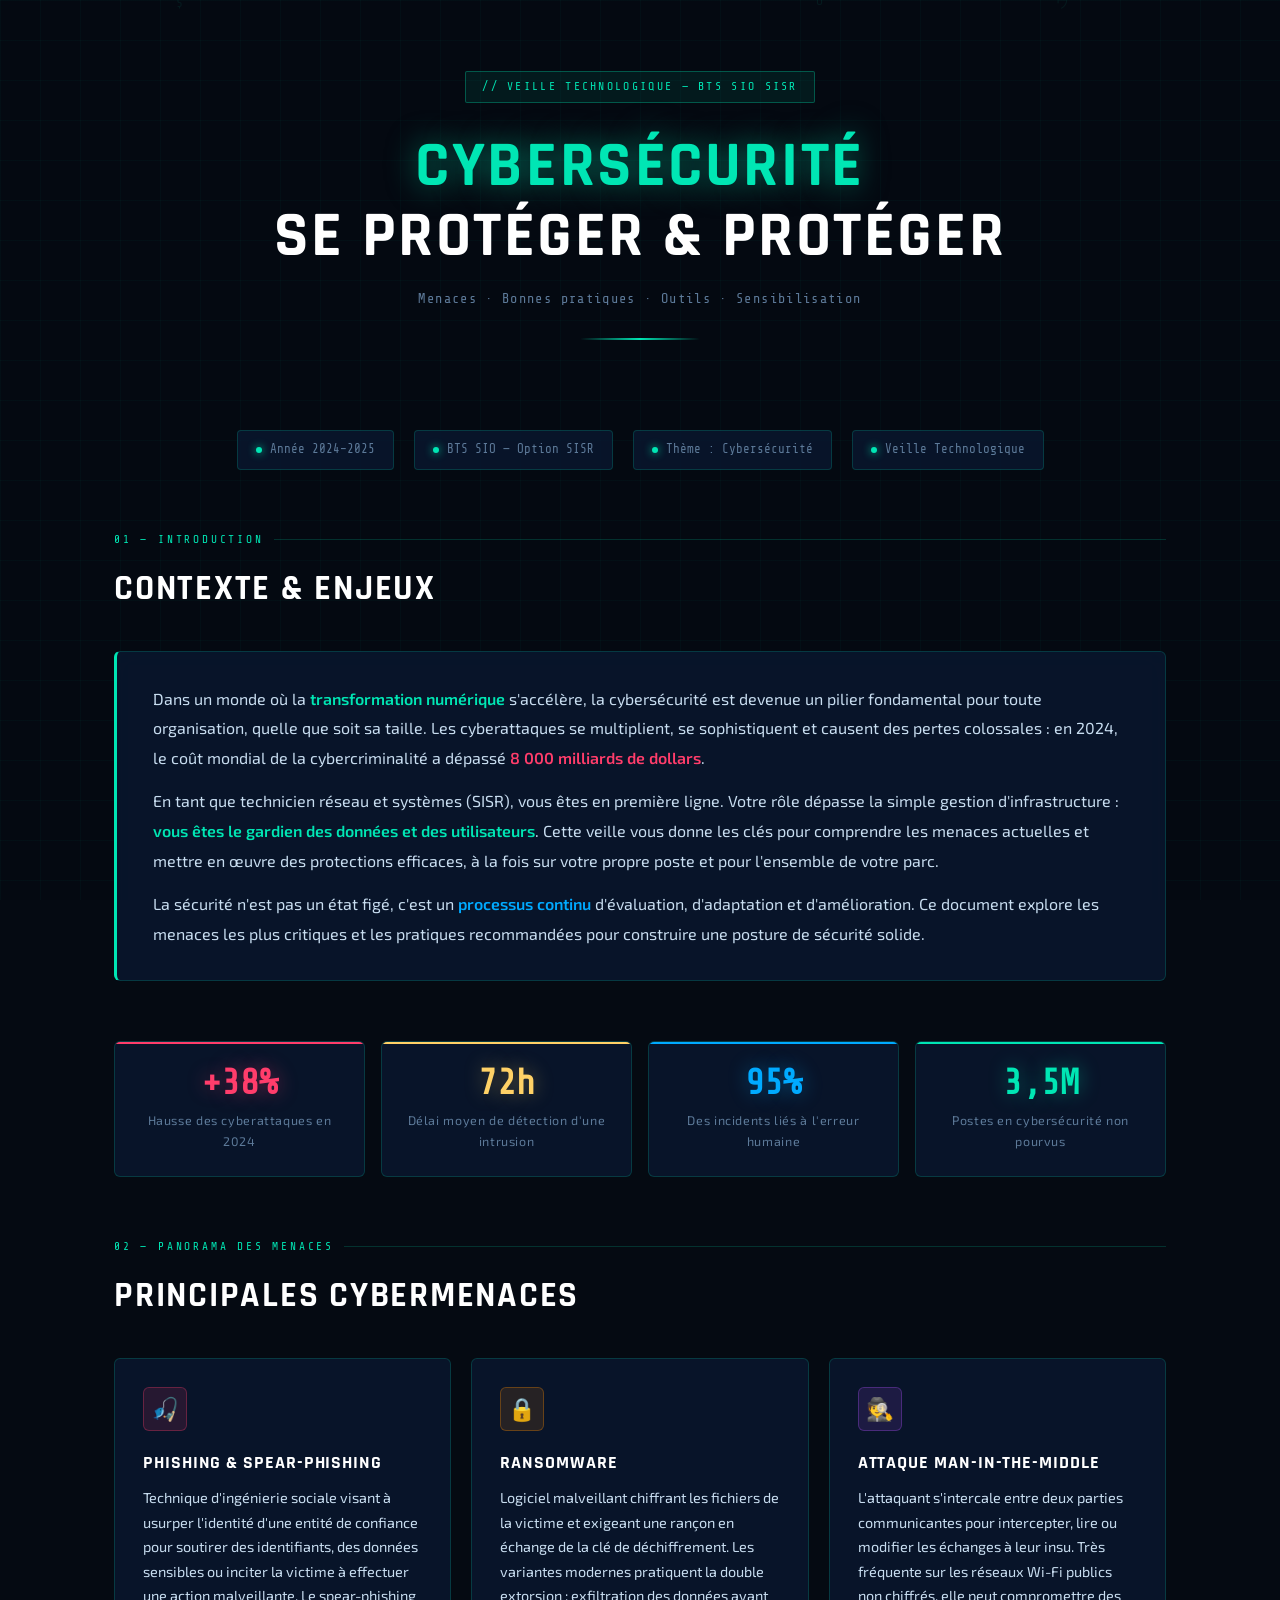
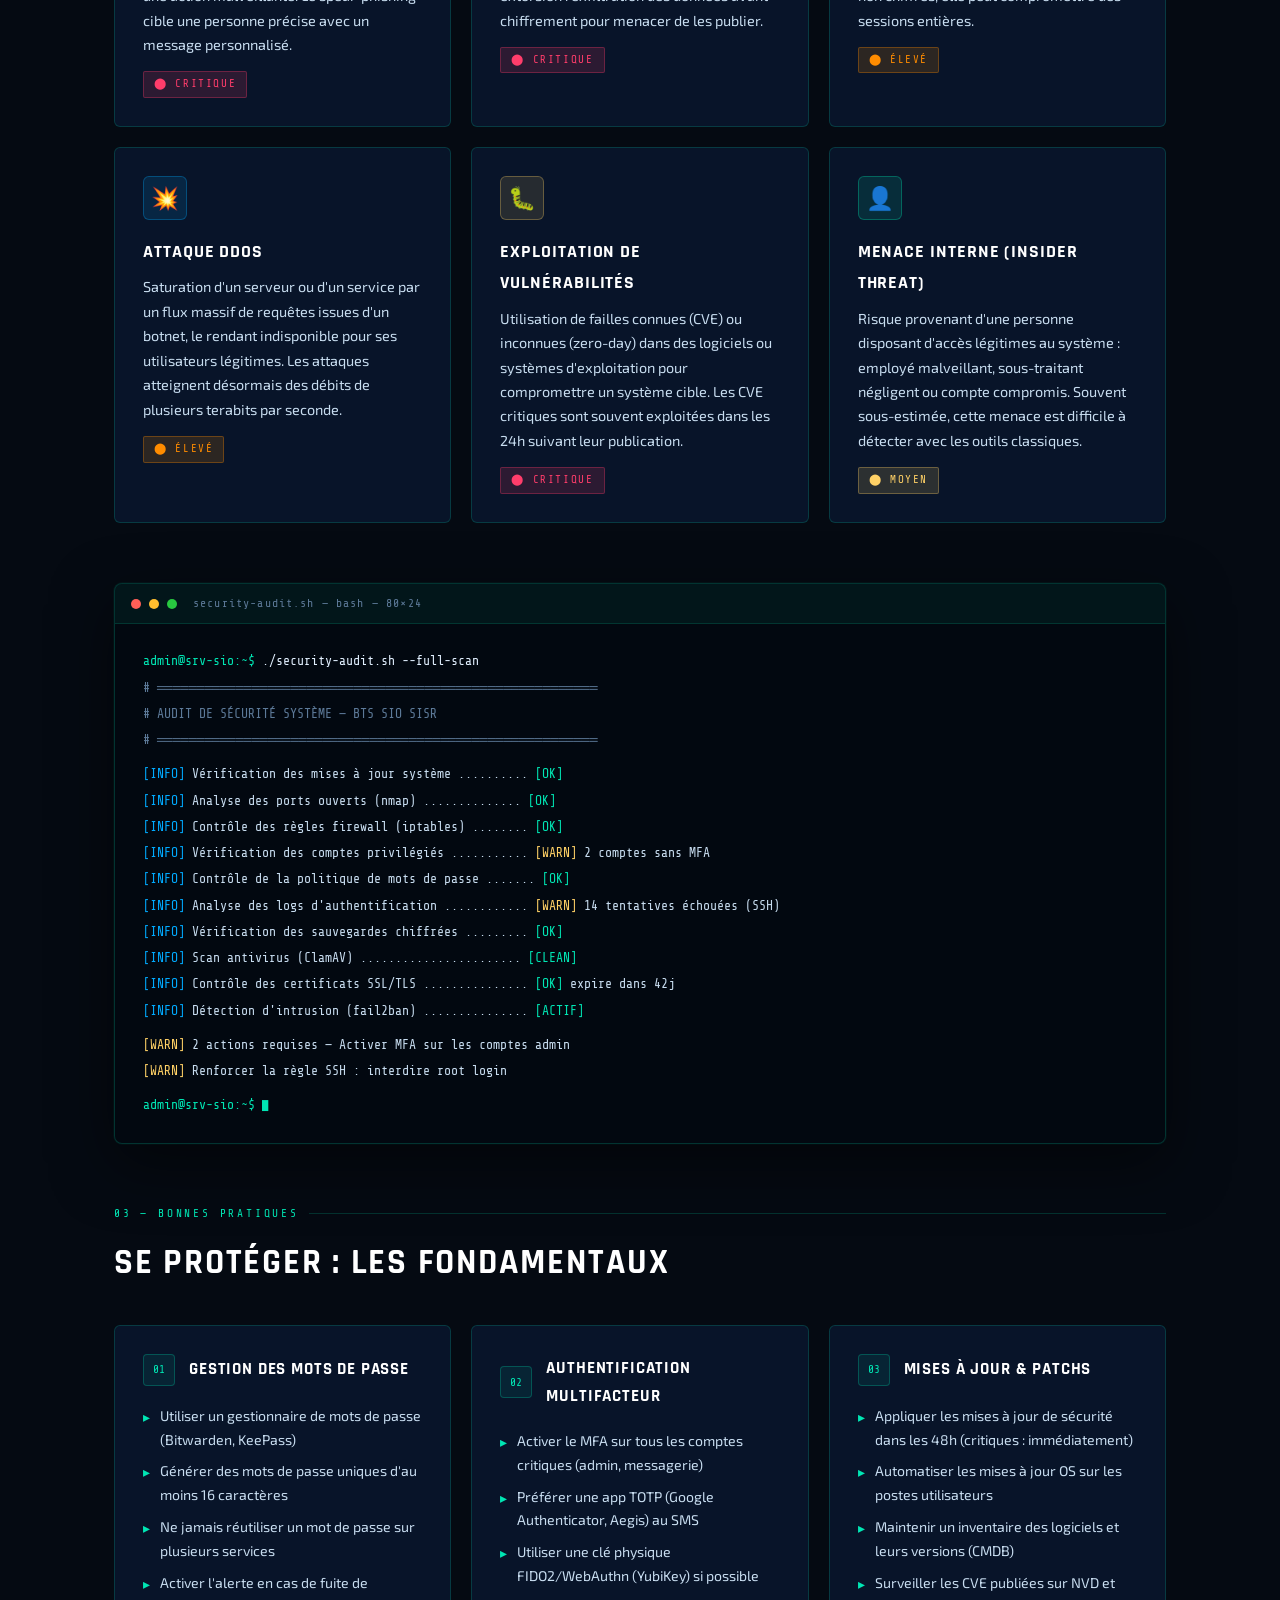
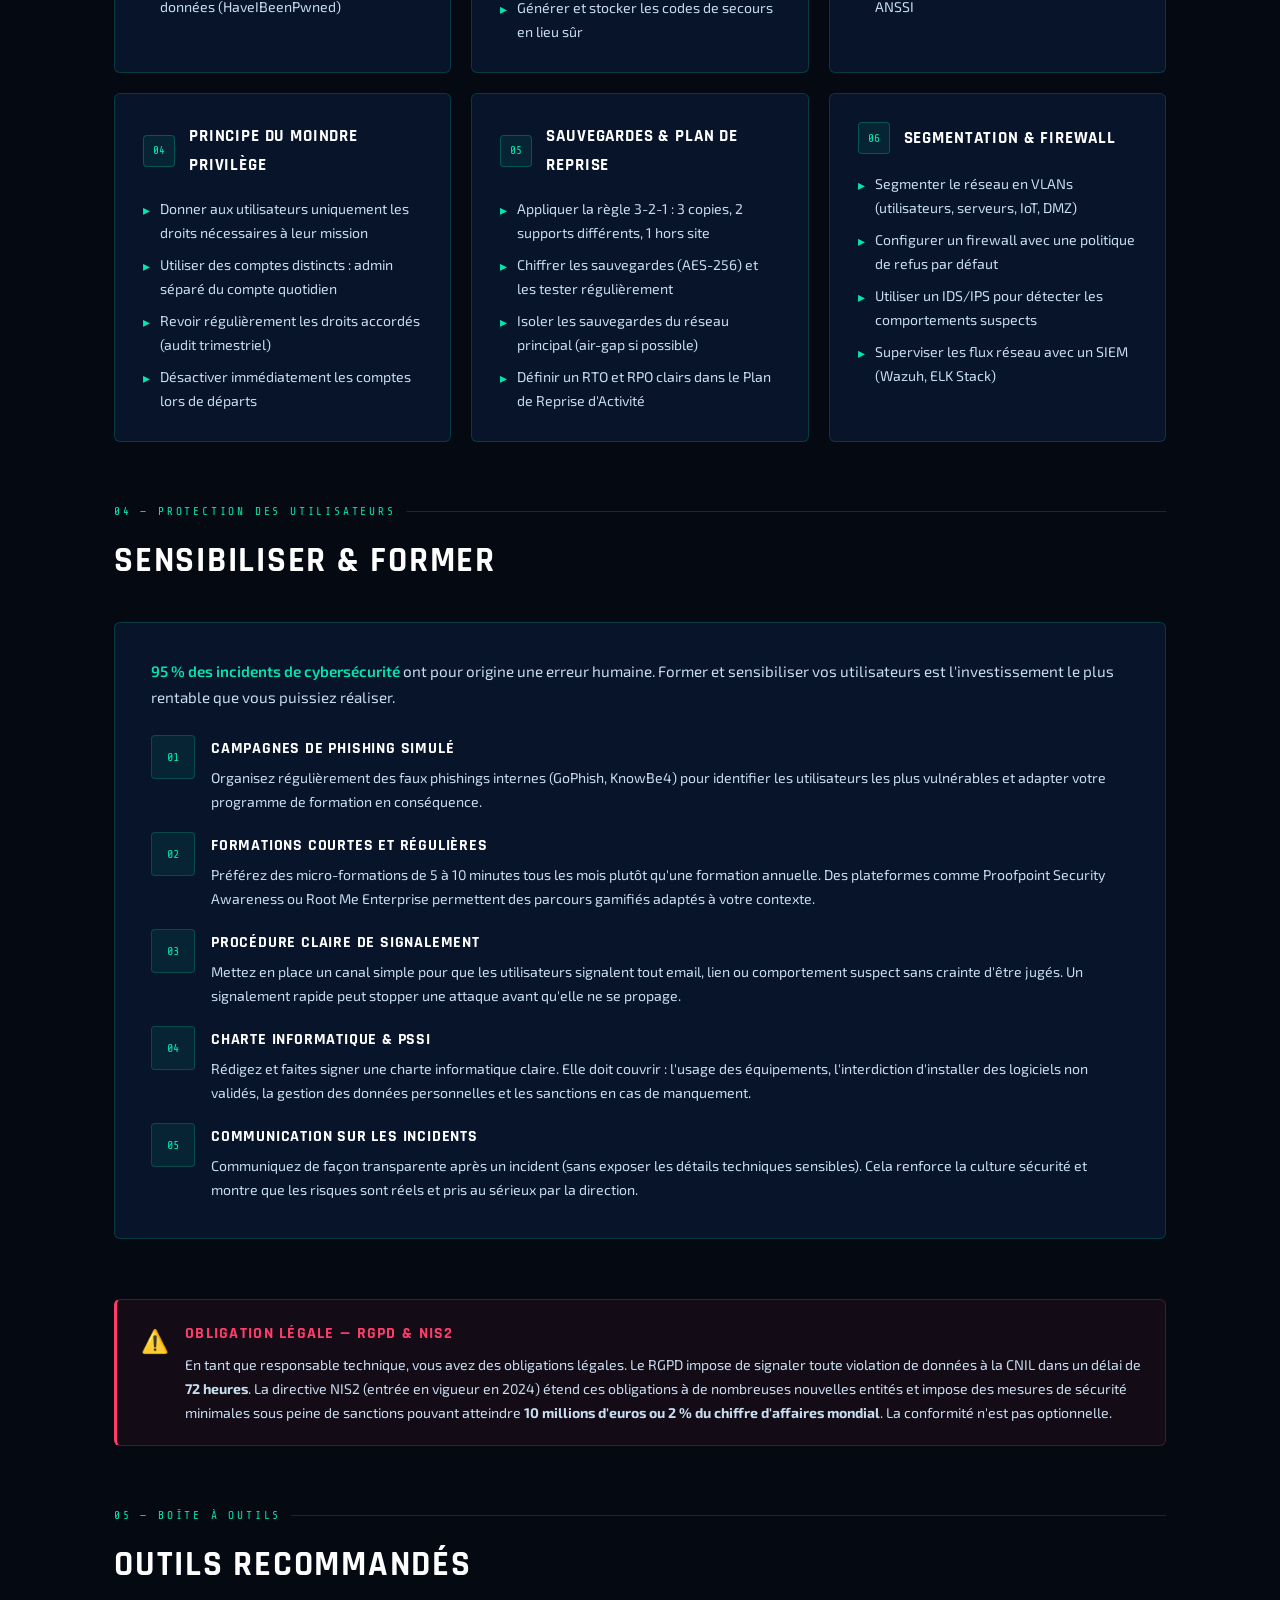
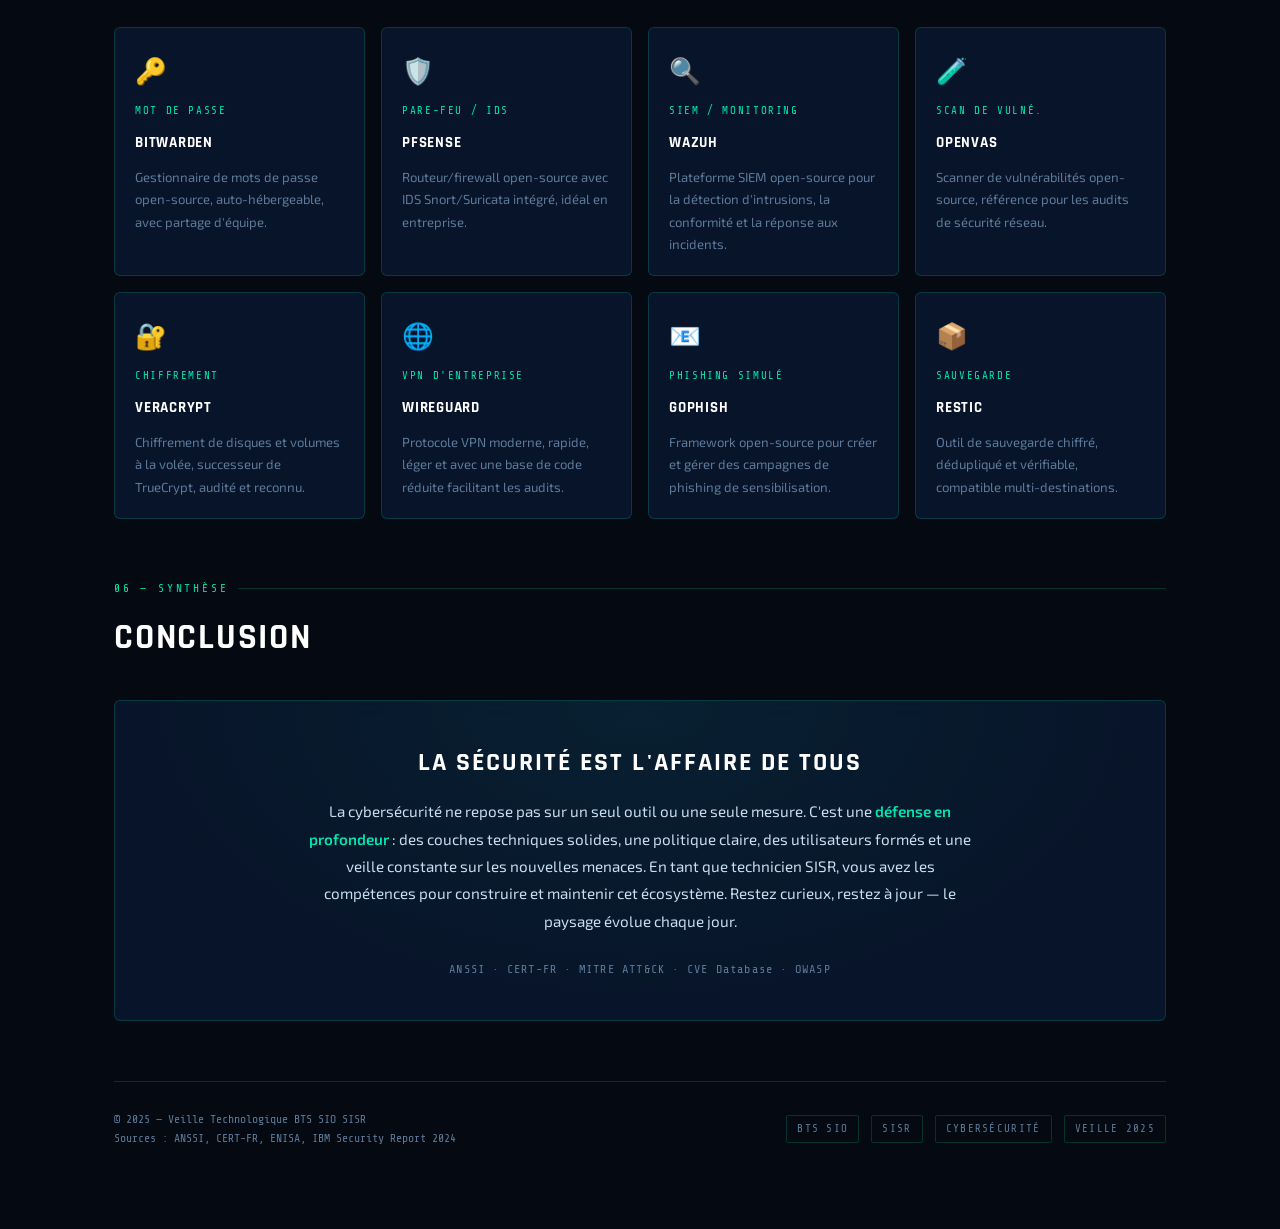
<file: veille_cybersecurite_bts_sio.html>
<!DOCTYPE html>
<html lang="fr">
<head>
  <meta charset="UTF-8" />
  <meta name="viewport" content="width=device-width, initial-scale=1.0"/>
  <title>Veille Technologique – Cybersécurité | BTS SIO SISR</title>
  <link href="https://fonts.googleapis.com/css2?family=Share+Tech+Mono&family=Rajdhani:wght@400;500;600;700&family=Exo+2:wght@300;400;600;800&display=swap" rel="stylesheet"/>
  <style>
    :root {
      --bg:        #050a12;
      --bg2:       #090f1c;
      --panel:     rgba(10, 25, 50, 0.75);
      --border:    rgba(0, 230, 180, 0.18);
      --green:     #00e6b4;
      --green2:    #00ffcc;
      --blue:      #00aaff;
      --red:       #ff3d6b;
      --yellow:    #ffd166;
      --text:      #c8ddf0;
      --muted:     #5d7a99;
      --mono:      'Share Tech Mono', monospace;
      --head:      'Rajdhani', sans-serif;
      --body:      'Exo 2', sans-serif;
    }

    *, *::before, *::after { box-sizing: border-box; margin: 0; padding: 0; }

    html { scroll-behavior: smooth; }

    body {
      background: var(--bg);
      color: var(--text);
      font-family: var(--body);
      font-weight: 400;
      line-height: 1.7;
      overflow-x: hidden;
    }

    /* ── CANVAS MATRIX ── */
    #matrix-canvas {
      position: fixed;
      top: 0; left: 0;
      width: 100%; height: 100%;
      z-index: 0;
      opacity: 0.07;
      pointer-events: none;
    }

    /* ── GRID BACKGROUND ── */
    body::before {
      content: '';
      position: fixed;
      inset: 0;
      background-image:
        linear-gradient(rgba(0,230,180,0.03) 1px, transparent 1px),
        linear-gradient(90deg, rgba(0,230,180,0.03) 1px, transparent 1px);
      background-size: 40px 40px;
      z-index: 0;
      pointer-events: none;
    }

    /* ── WRAPPER ── */
    .wrapper {
      position: relative;
      z-index: 1;
      max-width: 1100px;
      margin: 0 auto;
      padding: 0 24px 80px;
    }

    /* ── HEADER ── */
    header {
      position: relative;
      padding: 70px 0 50px;
      text-align: center;
      overflow: hidden;
    }

    .header-badge {
      display: inline-block;
      font-family: var(--mono);
      font-size: 0.72rem;
      letter-spacing: 0.2em;
      color: var(--green);
      background: rgba(0,230,180,0.08);
      border: 1px solid rgba(0,230,180,0.3);
      padding: 5px 16px;
      border-radius: 2px;
      margin-bottom: 28px;
      animation: fadeIn 0.6s ease both;
    }

    .header-title {
      font-family: var(--head);
      font-size: clamp(2.2rem, 6vw, 4rem);
      font-weight: 700;
      line-height: 1.1;
      letter-spacing: 0.04em;
      color: #fff;
      text-transform: uppercase;
      animation: slideUp 0.7s ease both 0.1s;
    }

    .header-title span {
      color: var(--green);
      text-shadow: 0 0 30px rgba(0,230,180,0.5);
    }

    .header-sub {
      font-family: var(--mono);
      font-size: 0.85rem;
      color: var(--muted);
      margin-top: 16px;
      letter-spacing: 0.1em;
      animation: fadeIn 0.8s ease both 0.3s;
    }

    .header-line {
      width: 120px;
      height: 2px;
      background: linear-gradient(90deg, transparent, var(--green), transparent);
      margin: 28px auto 0;
      animation: expand 1s ease both 0.4s;
    }

    /* ── META BAR ── */
    .meta-bar {
      display: flex;
      gap: 20px;
      flex-wrap: wrap;
      justify-content: center;
      margin: 40px 0 60px;
      animation: fadeIn 1s ease both 0.5s;
    }

    .meta-item {
      display: flex;
      align-items: center;
      gap: 8px;
      background: var(--panel);
      border: 1px solid var(--border);
      border-radius: 4px;
      padding: 8px 18px;
      font-family: var(--mono);
      font-size: 0.78rem;
      color: var(--muted);
      backdrop-filter: blur(8px);
    }

    .meta-item .dot {
      width: 6px; height: 6px;
      background: var(--green);
      border-radius: 50%;
      box-shadow: 0 0 8px var(--green);
      animation: pulse 2s infinite;
    }

    /* ── SECTION LABEL ── */
    .section-label {
      font-family: var(--mono);
      font-size: 0.7rem;
      letter-spacing: 0.25em;
      color: var(--green);
      text-transform: uppercase;
      margin-bottom: 10px;
      display: flex;
      align-items: center;
      gap: 10px;
    }

    .section-label::after {
      content: '';
      flex: 1;
      height: 1px;
      background: var(--border);
    }

    /* ── SECTION TITLE ── */
    .section-title {
      font-family: var(--head);
      font-size: clamp(1.5rem, 3vw, 2.2rem);
      font-weight: 700;
      color: #fff;
      letter-spacing: 0.05em;
      text-transform: uppercase;
      margin-bottom: 32px;
    }

    /* ── INTRO PANEL ── */
    .intro-panel {
      background: var(--panel);
      border: 1px solid var(--border);
      border-left: 3px solid var(--green);
      border-radius: 6px;
      padding: 32px 36px;
      backdrop-filter: blur(12px);
      margin-bottom: 60px;
      animation: slideUp 0.8s ease both 0.2s;
    }

    .intro-panel p {
      font-size: 1rem;
      line-height: 1.85;
      color: var(--text);
    }

    .intro-panel p + p { margin-top: 14px; }

    .highlight { color: var(--green); font-weight: 600; }
    .hl-red    { color: var(--red);   font-weight: 600; }
    .hl-blue   { color: var(--blue);  font-weight: 600; }
    .hl-yellow { color: var(--yellow);font-weight: 600; }

    /* ── STATS ROW ── */
    .stats-row {
      display: grid;
      grid-template-columns: repeat(auto-fit, minmax(180px, 1fr));
      gap: 16px;
      margin-bottom: 60px;
    }

    .stat-card {
      background: var(--panel);
      border: 1px solid var(--border);
      border-radius: 6px;
      padding: 24px 20px;
      text-align: center;
      backdrop-filter: blur(8px);
      transition: border-color 0.3s, transform 0.3s;
      position: relative;
      overflow: hidden;
    }

    .stat-card::before {
      content: '';
      position: absolute;
      top: 0; left: 0; right: 0;
      height: 2px;
    }

    .stat-card.g::before { background: var(--green); }
    .stat-card.r::before { background: var(--red); }
    .stat-card.b::before { background: var(--blue); }
    .stat-card.y::before { background: var(--yellow); }

    .stat-card:hover { transform: translateY(-4px); border-color: var(--green); }

    .stat-number {
      font-family: var(--mono);
      font-size: 2.2rem;
      font-weight: 700;
      line-height: 1;
      margin-bottom: 8px;
    }

    .stat-card.g .stat-number { color: var(--green); text-shadow: 0 0 20px rgba(0,230,180,0.4); }
    .stat-card.r .stat-number { color: var(--red);   text-shadow: 0 0 20px rgba(255,61,107,0.4); }
    .stat-card.b .stat-number { color: var(--blue);  text-shadow: 0 0 20px rgba(0,170,255,0.4); }
    .stat-card.y .stat-number { color: var(--yellow);text-shadow: 0 0 20px rgba(255,209,102,0.4); }

    .stat-label { font-size: 0.78rem; color: var(--muted); letter-spacing: 0.05em; }

    /* ── THREAT CARDS ── */
    .threat-grid {
      display: grid;
      grid-template-columns: repeat(auto-fit, minmax(300px, 1fr));
      gap: 20px;
      margin-bottom: 60px;
    }

    .threat-card {
      background: var(--panel);
      border: 1px solid var(--border);
      border-radius: 6px;
      padding: 28px;
      backdrop-filter: blur(10px);
      transition: border-color 0.3s, box-shadow 0.3s, transform 0.3s;
      position: relative;
      overflow: hidden;
    }

    .threat-card:hover {
      border-color: rgba(0,230,180,0.4);
      box-shadow: 0 8px 40px rgba(0,230,180,0.08);
      transform: translateY(-3px);
    }

    .threat-icon {
      width: 44px; height: 44px;
      border-radius: 6px;
      display: flex; align-items: center; justify-content: center;
      font-size: 1.4rem;
      margin-bottom: 16px;
    }

    .threat-icon.red    { background: rgba(255,61,107,0.12);  border: 1px solid rgba(255,61,107,0.3); }
    .threat-icon.orange { background: rgba(255,140,0,0.12);   border: 1px solid rgba(255,140,0,0.3); }
    .threat-icon.blue   { background: rgba(0,170,255,0.12);   border: 1px solid rgba(0,170,255,0.3); }
    .threat-icon.yellow { background: rgba(255,209,102,0.12); border: 1px solid rgba(255,209,102,0.3); }
    .threat-icon.purple { background: rgba(180,80,255,0.12);  border: 1px solid rgba(180,80,255,0.3); }
    .threat-icon.green  { background: rgba(0,230,180,0.12);   border: 1px solid rgba(0,230,180,0.3); }

    .threat-name {
      font-family: var(--head);
      font-size: 1.15rem;
      font-weight: 700;
      color: #fff;
      letter-spacing: 0.05em;
      text-transform: uppercase;
      margin-bottom: 8px;
    }

    .threat-desc {
      font-size: 0.9rem;
      color: var(--text);
      line-height: 1.7;
    }

    .threat-level {
      display: inline-flex;
      align-items: center;
      gap: 5px;
      font-family: var(--mono);
      font-size: 0.68rem;
      letter-spacing: 0.15em;
      padding: 3px 10px;
      border-radius: 2px;
      margin-top: 14px;
    }

    .threat-level.critique { background: rgba(255,61,107,0.15);  color: var(--red);    border: 1px solid rgba(255,61,107,0.3); }
    .threat-level.eleve    { background: rgba(255,140,0,0.15);   color: #ff8c00;        border: 1px solid rgba(255,140,0,0.3); }
    .threat-level.moyen    { background: rgba(255,209,102,0.15); color: var(--yellow);  border: 1px solid rgba(255,209,102,0.3); }

    /* ── BEST PRACTICES ── */
    .practices-grid {
      display: grid;
      grid-template-columns: repeat(auto-fit, minmax(320px, 1fr));
      gap: 20px;
      margin-bottom: 60px;
    }

    .practice-card {
      background: var(--panel);
      border: 1px solid var(--border);
      border-radius: 6px;
      padding: 28px;
      backdrop-filter: blur(10px);
      transition: border-color 0.3s, transform 0.3s;
    }

    .practice-card:hover { border-color: rgba(0,230,180,0.35); transform: translateY(-3px); }

    .practice-header {
      display: flex;
      align-items: center;
      gap: 14px;
      margin-bottom: 18px;
    }

    .practice-num {
      font-family: var(--mono);
      font-size: 0.7rem;
      color: var(--green);
      background: rgba(0,230,180,0.08);
      border: 1px solid rgba(0,230,180,0.25);
      width: 32px; height: 32px;
      border-radius: 4px;
      display: flex; align-items: center; justify-content: center;
      flex-shrink: 0;
    }

    .practice-title {
      font-family: var(--head);
      font-size: 1.05rem;
      font-weight: 700;
      color: #fff;
      text-transform: uppercase;
      letter-spacing: 0.05em;
    }

    .practice-list {
      list-style: none;
      display: flex;
      flex-direction: column;
      gap: 8px;
    }

    .practice-list li {
      font-size: 0.88rem;
      color: var(--text);
      display: flex;
      gap: 10px;
      align-items: flex-start;
    }

    .practice-list li::before {
      content: '▸';
      color: var(--green);
      flex-shrink: 0;
      margin-top: 1px;
    }

    /* ── TERMINAL BLOCK ── */
    .terminal {
      background: #020810;
      border: 1px solid rgba(0,230,180,0.2);
      border-radius: 8px;
      margin-bottom: 60px;
      overflow: hidden;
      box-shadow: 0 20px 60px rgba(0,0,0,0.5), 0 0 0 1px rgba(0,230,180,0.05);
    }

    .terminal-bar {
      background: rgba(0,230,180,0.06);
      border-bottom: 1px solid rgba(0,230,180,0.15);
      padding: 10px 16px;
      display: flex;
      align-items: center;
      gap: 8px;
    }

    .t-dot { width: 10px; height: 10px; border-radius: 50%; }
    .t-dot.r { background: #ff5f57; }
    .t-dot.y { background: #ffbd2e; }
    .t-dot.g { background: #28c840; }

    .terminal-title {
      font-family: var(--mono);
      font-size: 0.72rem;
      color: var(--muted);
      margin-left: 8px;
      letter-spacing: 0.1em;
    }

    .terminal-body {
      padding: 24px 28px;
      font-family: var(--mono);
      font-size: 0.82rem;
      line-height: 2;
    }

    .t-prompt { color: var(--green); }
    .t-cmd    { color: #e2f0ff; }
    .t-comment{ color: var(--muted); }
    .t-ok     { color: var(--green); }
    .t-warn   { color: var(--yellow);}
    .t-err    { color: var(--red);   }
    .t-info   { color: var(--blue);  }
    .t-blank  { display: block; height: 8px; }

    /* ── TOOLS SECTION ── */
    .tools-grid {
      display: grid;
      grid-template-columns: repeat(auto-fit, minmax(200px, 1fr));
      gap: 16px;
      margin-bottom: 60px;
    }

    .tool-card {
      background: var(--panel);
      border: 1px solid var(--border);
      border-radius: 6px;
      padding: 20px;
      display: flex;
      flex-direction: column;
      gap: 10px;
      backdrop-filter: blur(8px);
      transition: border-color 0.3s, transform 0.3s;
    }

    .tool-card:hover { border-color: rgba(0,230,180,0.4); transform: translateY(-3px); }

    .tool-emoji { font-size: 1.6rem; }

    .tool-name {
      font-family: var(--head);
      font-weight: 700;
      font-size: 0.95rem;
      color: #fff;
      text-transform: uppercase;
      letter-spacing: 0.05em;
    }

    .tool-cat {
      font-family: var(--mono);
      font-size: 0.68rem;
      color: var(--green);
      letter-spacing: 0.15em;
    }

    .tool-desc { font-size: 0.82rem; color: var(--muted); }

    /* ── AWARENESS SECTION ── */
    .awareness-block {
      background: var(--panel);
      border: 1px solid var(--border);
      border-radius: 6px;
      padding: 36px;
      backdrop-filter: blur(10px);
      margin-bottom: 60px;
    }

    .steps-list {
      display: flex;
      flex-direction: column;
      gap: 18px;
      margin-top: 24px;
    }

    .step-item {
      display: grid;
      grid-template-columns: 44px 1fr;
      gap: 16px;
      align-items: start;
    }

    .step-num {
      font-family: var(--mono);
      font-size: 0.75rem;
      background: rgba(0,230,180,0.08);
      border: 1px solid rgba(0,230,180,0.2);
      color: var(--green);
      width: 44px; height: 44px;
      display: flex; align-items: center; justify-content: center;
      border-radius: 4px;
      flex-shrink: 0;
    }

    .step-content h4 {
      font-family: var(--head);
      font-weight: 700;
      font-size: 1rem;
      color: #fff;
      letter-spacing: 0.05em;
      text-transform: uppercase;
      margin-bottom: 4px;
    }

    .step-content p { font-size: 0.88rem; color: var(--text); }

    /* ── ALERT BOX ── */
    .alert-box {
      background: rgba(255,61,107,0.06);
      border: 1px solid rgba(255,61,107,0.25);
      border-left: 3px solid var(--red);
      border-radius: 6px;
      padding: 20px 24px;
      margin-bottom: 60px;
      display: flex;
      gap: 16px;
      align-items: flex-start;
    }

    .alert-icon { font-size: 1.4rem; flex-shrink: 0; margin-top: 2px; }

    .alert-box h4 {
      font-family: var(--head);
      font-weight: 700;
      color: var(--red);
      text-transform: uppercase;
      letter-spacing: 0.08em;
      margin-bottom: 6px;
    }

    .alert-box p { font-size: 0.88rem; color: var(--text); }

    /* ── CONCLUSION ── */
    .conclusion {
      background: var(--panel);
      border: 1px solid var(--border);
      border-radius: 6px;
      padding: 40px;
      text-align: center;
      backdrop-filter: blur(12px);
      position: relative;
      overflow: hidden;
      margin-bottom: 60px;
    }

    .conclusion::before {
      content: '';
      position: absolute;
      inset: 0;
      background: radial-gradient(ellipse at 50% 0%, rgba(0,230,180,0.06) 0%, transparent 70%);
    }

    .conclusion h3 {
      font-family: var(--head);
      font-size: 1.6rem;
      font-weight: 700;
      color: #fff;
      text-transform: uppercase;
      letter-spacing: 0.08em;
      margin-bottom: 14px;
      position: relative;
    }

    .conclusion p {
      font-size: 0.95rem;
      color: var(--text);
      max-width: 680px;
      margin: 0 auto;
      line-height: 1.8;
      position: relative;
    }

    /* ── FOOTER ── */
    footer {
      border-top: 1px solid var(--border);
      padding-top: 28px;
      display: flex;
      flex-wrap: wrap;
      justify-content: space-between;
      align-items: center;
      gap: 14px;
    }

    .footer-left {
      font-family: var(--mono);
      font-size: 0.72rem;
      color: var(--muted);
    }

    .footer-right {
      display: flex;
      gap: 12px;
      flex-wrap: wrap;
    }

    .tag {
      font-family: var(--mono);
      font-size: 0.68rem;
      letter-spacing: 0.12em;
      padding: 4px 10px;
      border: 1px solid var(--border);
      border-radius: 2px;
      color: var(--muted);
    }

    /* ── ANIMATIONS ── */
    @keyframes fadeIn  { from { opacity: 0 } to { opacity: 1 } }
    @keyframes slideUp { from { opacity: 0; transform: translateY(20px) } to { opacity: 1; transform: translateY(0) } }
    @keyframes expand  { from { width: 0 } to { width: 120px } }
    @keyframes pulse   { 0%,100% { opacity: 1 } 50% { opacity: 0.3 } }
    @keyframes blink   { 0%,100% { opacity: 1 } 49% { opacity: 1 } 50% { opacity: 0 } 99% { opacity: 0 } }

    .cursor::after {
      content: '█';
      animation: blink 1s step-end infinite;
      color: var(--green);
      font-size: 0.8em;
    }

    /* ── SCROLL REVEAL ── */
    .reveal {
      opacity: 0;
      transform: translateY(24px);
      transition: opacity 0.6s ease, transform 0.6s ease;
    }

    .reveal.visible {
      opacity: 1;
      transform: translateY(0);
    }

    /* ── RESPONSIVE ── */
    @media (max-width: 600px) {
      .intro-panel { padding: 22px 20px; }
      .conclusion  { padding: 28px 20px; }
      .terminal-body { padding: 16px 16px; }
    }
  </style>
</head>
<body>

<!-- Matrix rain canvas -->
<canvas id="matrix-canvas"></canvas>

<div class="wrapper">

  <!-- ── HEADER ── -->
  <header>
    <div class="header-badge">// VEILLE TECHNOLOGIQUE — BTS SIO SISR</div>
    <h1 class="header-title">
      <span>Cybersécurité</span><br>
      Se protéger & Protéger
    </h1>
    <p class="header-sub">Menaces · Bonnes pratiques · Outils · Sensibilisation</p>
    <div class="header-line"></div>
  </header>

  <!-- ── META BAR ── -->
  <div class="meta-bar">
    <div class="meta-item"><span class="dot"></span> Année 2024–2025</div>
    <div class="meta-item"><span class="dot"></span> BTS SIO — Option SISR</div>
    <div class="meta-item"><span class="dot"></span> Thème : Cybersécurité</div>
    <div class="meta-item"><span class="dot"></span> Veille Technologique</div>
  </div>

  <!-- ── INTRO ── -->
  <div class="reveal">
    <div class="section-label">01 — Introduction</div>
    <h2 class="section-title">Contexte & Enjeux</h2>
    <div class="intro-panel">
      <p>
        Dans un monde où la <span class="highlight">transformation numérique</span> s'accélère, la cybersécurité est devenue un pilier fondamental pour toute organisation, quelle que soit sa taille. Les cyberattaques se multiplient, se sophistiquent et causent des pertes colossales : en 2024, le coût mondial de la cybercriminalité a dépassé <span class="hl-red">8 000 milliards de dollars</span>.
      </p>
      <p>
        En tant que technicien réseau et systèmes (SISR), vous êtes en première ligne. Votre rôle dépasse la simple gestion d'infrastructure : <span class="highlight">vous êtes le gardien des données et des utilisateurs</span>. Cette veille vous donne les clés pour comprendre les menaces actuelles et mettre en œuvre des protections efficaces, à la fois sur votre propre poste et pour l'ensemble de votre parc.
      </p>
      <p>
        La sécurité n'est pas un état figé, c'est un <span class="hl-blue">processus continu</span> d'évaluation, d'adaptation et d'amélioration. Ce document explore les menaces les plus critiques et les pratiques recommandées pour construire une posture de sécurité solide.
      </p>
    </div>
  </div>

  <!-- ── STATS ── -->
  <div class="reveal">
    <div class="stats-row">
      <div class="stat-card r">
        <div class="stat-number">+38%</div>
        <div class="stat-label">Hausse des cyberattaques en 2024</div>
      </div>
      <div class="stat-card y">
        <div class="stat-number">72h</div>
        <div class="stat-label">Délai moyen de détection d'une intrusion</div>
      </div>
      <div class="stat-card b">
        <div class="stat-number">95%</div>
        <div class="stat-label">Des incidents liés à l'erreur humaine</div>
      </div>
      <div class="stat-card g">
        <div class="stat-number">3,5M</div>
        <div class="stat-label">Postes en cybersécurité non pourvus</div>
      </div>
    </div>
  </div>

  <!-- ── MENACES ── -->
  <div class="reveal">
    <div class="section-label">02 — Panorama des menaces</div>
    <h2 class="section-title">Principales Cybermenaces</h2>
    <div class="threat-grid">

      <div class="threat-card">
        <div class="threat-icon red">🎣</div>
        <div class="threat-name">Phishing & Spear-Phishing</div>
        <div class="threat-desc">Technique d'ingénierie sociale visant à usurper l'identité d'une entité de confiance pour soutirer des identifiants, des données sensibles ou inciter la victime à effectuer une action malveillante. Le spear-phishing cible une personne précise avec un message personnalisé.</div>
        <span class="threat-level critique">⬤ CRITIQUE</span>
      </div>

      <div class="threat-card">
        <div class="threat-icon orange">🔒</div>
        <div class="threat-name">Ransomware</div>
        <div class="threat-desc">Logiciel malveillant chiffrant les fichiers de la victime et exigeant une rançon en échange de la clé de déchiffrement. Les variantes modernes pratiquent la double extorsion : exfiltration des données avant chiffrement pour menacer de les publier.</div>
        <span class="threat-level critique">⬤ CRITIQUE</span>
      </div>

      <div class="threat-card">
        <div class="threat-icon purple">🕵️</div>
        <div class="threat-name">Attaque Man-in-the-Middle</div>
        <div class="threat-desc">L'attaquant s'intercale entre deux parties communicantes pour intercepter, lire ou modifier les échanges à leur insu. Très fréquente sur les réseaux Wi-Fi publics non chiffrés, elle peut compromettre des sessions entières.</div>
        <span class="threat-level eleve">⬤ ÉLEVÉ</span>
      </div>

      <div class="threat-card">
        <div class="threat-icon blue">💥</div>
        <div class="threat-name">Attaque DDoS</div>
        <div class="threat-desc">Saturation d'un serveur ou d'un service par un flux massif de requêtes issues d'un botnet, le rendant indisponible pour ses utilisateurs légitimes. Les attaques atteignent désormais des débits de plusieurs terabits par seconde.</div>
        <span class="threat-level eleve">⬤ ÉLEVÉ</span>
      </div>

      <div class="threat-card">
        <div class="threat-icon yellow">🐛</div>
        <div class="threat-name">Exploitation de vulnérabilités</div>
        <div class="threat-desc">Utilisation de failles connues (CVE) ou inconnues (zero-day) dans des logiciels ou systèmes d'exploitation pour compromettre un système cible. Les CVE critiques sont souvent exploitées dans les 24h suivant leur publication.</div>
        <span class="threat-level critique">⬤ CRITIQUE</span>
      </div>

      <div class="threat-card">
        <div class="threat-icon green">👤</div>
        <div class="threat-name">Menace Interne (Insider Threat)</div>
        <div class="threat-desc">Risque provenant d'une personne disposant d'accès légitimes au système : employé malveillant, sous-traitant négligent ou compte compromis. Souvent sous-estimée, cette menace est difficile à détecter avec les outils classiques.</div>
        <span class="threat-level moyen">⬤ MOYEN</span>
      </div>

    </div>
  </div>

  <!-- ── TERMINAL ── -->
  <div class="reveal">
    <div class="terminal">
      <div class="terminal-bar">
        <div class="t-dot r"></div>
        <div class="t-dot y"></div>
        <div class="t-dot g"></div>
        <span class="terminal-title">security-audit.sh — bash — 80×24</span>
      </div>
      <div class="terminal-body">
        <div><span class="t-prompt">admin@srv-sio:~$</span> <span class="t-cmd">./security-audit.sh --full-scan</span></div>
        <div><span class="t-comment"># ════════════════════════════════════════════════════════</span></div>
        <div><span class="t-comment">#   AUDIT DE SÉCURITÉ SYSTÈME — BTS SIO SISR              </span></div>
        <div><span class="t-comment"># ════════════════════════════════════════════════════════</span></div>
        <span class="t-blank"></span>
        <div><span class="t-info">[INFO]</span>  Vérification des mises à jour système .......... <span class="t-ok">[OK]</span></div>
        <div><span class="t-info">[INFO]</span>  Analyse des ports ouverts (nmap) .............. <span class="t-ok">[OK]</span></div>
        <div><span class="t-info">[INFO]</span>  Contrôle des règles firewall (iptables) ........ <span class="t-ok">[OK]</span></div>
        <div><span class="t-info">[INFO]</span>  Vérification des comptes privilégiés ........... <span class="t-warn">[WARN]</span> 2 comptes sans MFA</div>
        <div><span class="t-info">[INFO]</span>  Contrôle de la politique de mots de passe ....... <span class="t-ok">[OK]</span></div>
        <div><span class="t-info">[INFO]</span>  Analyse des logs d'authentification ............ <span class="t-warn">[WARN]</span> 14 tentatives échouées (SSH)</div>
        <div><span class="t-info">[INFO]</span>  Vérification des sauvegardes chiffrées ......... <span class="t-ok">[OK]</span></div>
        <div><span class="t-info">[INFO]</span>  Scan antivirus (ClamAV) ....................... <span class="t-ok">[CLEAN]</span></div>
        <div><span class="t-info">[INFO]</span>  Contrôle des certificats SSL/TLS ............... <span class="t-ok">[OK]</span> expire dans 42j</div>
        <div><span class="t-info">[INFO]</span>  Détection d'intrusion (fail2ban) ............... <span class="t-ok">[ACTIF]</span></div>
        <span class="t-blank"></span>
        <div><span class="t-warn">[WARN]</span>  2 actions requises — Activer MFA sur les comptes admin</div>
        <div><span class="t-warn">[WARN]</span>  Renforcer la règle SSH : interdire root login</div>
        <span class="t-blank"></span>
        <div><span class="t-prompt">admin@srv-sio:~$</span> <span class="cursor"></span></div>
      </div>
    </div>
  </div>

  <!-- ── BONNES PRATIQUES ── -->
  <div class="reveal">
    <div class="section-label">03 — Bonnes pratiques</div>
    <h2 class="section-title">Se Protéger : Les Fondamentaux</h2>
    <div class="practices-grid">

      <div class="practice-card">
        <div class="practice-header">
          <div class="practice-num">01</div>
          <div class="practice-title">Gestion des mots de passe</div>
        </div>
        <ul class="practice-list">
          <li>Utiliser un gestionnaire de mots de passe (Bitwarden, KeePass)</li>
          <li>Générer des mots de passe uniques d'au moins 16 caractères</li>
          <li>Ne jamais réutiliser un mot de passe sur plusieurs services</li>
          <li>Activer l'alerte en cas de fuite de données (HaveIBeenPwned)</li>
        </ul>
      </div>

      <div class="practice-card">
        <div class="practice-header">
          <div class="practice-num">02</div>
          <div class="practice-title">Authentification Multifacteur</div>
        </div>
        <ul class="practice-list">
          <li>Activer le MFA sur tous les comptes critiques (admin, messagerie)</li>
          <li>Préférer une app TOTP (Google Authenticator, Aegis) au SMS</li>
          <li>Utiliser une clé physique FIDO2/WebAuthn (YubiKey) si possible</li>
          <li>Générer et stocker les codes de secours en lieu sûr</li>
        </ul>
      </div>

      <div class="practice-card">
        <div class="practice-header">
          <div class="practice-num">03</div>
          <div class="practice-title">Mises à jour & Patchs</div>
        </div>
        <ul class="practice-list">
          <li>Appliquer les mises à jour de sécurité dans les 48h (critiques : immédiatement)</li>
          <li>Automatiser les mises à jour OS sur les postes utilisateurs</li>
          <li>Maintenir un inventaire des logiciels et leurs versions (CMDB)</li>
          <li>Surveiller les CVE publiées sur NVD et ANSSI</li>
        </ul>
      </div>

      <div class="practice-card">
        <div class="practice-header">
          <div class="practice-num">04</div>
          <div class="practice-title">Principe du Moindre Privilège</div>
        </div>
        <ul class="practice-list">
          <li>Donner aux utilisateurs uniquement les droits nécessaires à leur mission</li>
          <li>Utiliser des comptes distincts : admin séparé du compte quotidien</li>
          <li>Revoir régulièrement les droits accordés (audit trimestriel)</li>
          <li>Désactiver immédiatement les comptes lors de départs</li>
        </ul>
      </div>

      <div class="practice-card">
        <div class="practice-header">
          <div class="practice-num">05</div>
          <div class="practice-title">Sauvegardes & Plan de reprise</div>
        </div>
        <ul class="practice-list">
          <li>Appliquer la règle 3-2-1 : 3 copies, 2 supports différents, 1 hors site</li>
          <li>Chiffrer les sauvegardes (AES-256) et les tester régulièrement</li>
          <li>Isoler les sauvegardes du réseau principal (air-gap si possible)</li>
          <li>Définir un RTO et RPO clairs dans le Plan de Reprise d'Activité</li>
        </ul>
      </div>

      <div class="practice-card">
        <div class="practice-header">
          <div class="practice-num">06</div>
          <div class="practice-title">Segmentation & Firewall</div>
        </div>
        <ul class="practice-list">
          <li>Segmenter le réseau en VLANs (utilisateurs, serveurs, IoT, DMZ)</li>
          <li>Configurer un firewall avec une politique de refus par défaut</li>
          <li>Utiliser un IDS/IPS pour détecter les comportements suspects</li>
          <li>Superviser les flux réseau avec un SIEM (Wazuh, ELK Stack)</li>
        </ul>
      </div>

    </div>
  </div>

  <!-- ── SENSIBILISATION UTILISATEURS ── -->
  <div class="reveal">
    <div class="section-label">04 — Protection des utilisateurs</div>
    <h2 class="section-title">Sensibiliser & Former</h2>
    <div class="awareness-block">
      <p style="font-size:0.95rem;color:var(--text);margin-bottom:8px;">
        <span class="highlight">95 % des incidents de cybersécurité</span> ont pour origine une erreur humaine. Former et sensibiliser vos utilisateurs est l'investissement le plus rentable que vous puissiez réaliser.
      </p>
      <div class="steps-list">

        <div class="step-item">
          <div class="step-num">01</div>
          <div class="step-content">
            <h4>Campagnes de phishing simulé</h4>
            <p>Organisez régulièrement des faux phishings internes (GoPhish, KnowBe4) pour identifier les utilisateurs les plus vulnérables et adapter votre programme de formation en conséquence.</p>
          </div>
        </div>

        <div class="step-item">
          <div class="step-num">02</div>
          <div class="step-content">
            <h4>Formations courtes et régulières</h4>
            <p>Préférez des micro-formations de 5 à 10 minutes tous les mois plutôt qu'une formation annuelle. Des plateformes comme Proofpoint Security Awareness ou Root Me Enterprise permettent des parcours gamifiés adaptés à votre contexte.</p>
          </div>
        </div>

        <div class="step-item">
          <div class="step-num">03</div>
          <div class="step-content">
            <h4>Procédure claire de signalement</h4>
            <p>Mettez en place un canal simple pour que les utilisateurs signalent tout email, lien ou comportement suspect sans crainte d'être jugés. Un signalement rapide peut stopper une attaque avant qu'elle ne se propage.</p>
          </div>
        </div>

        <div class="step-item">
          <div class="step-num">04</div>
          <div class="step-content">
            <h4>Charte informatique & PSSI</h4>
            <p>Rédigez et faites signer une charte informatique claire. Elle doit couvrir : l'usage des équipements, l'interdiction d'installer des logiciels non validés, la gestion des données personnelles et les sanctions en cas de manquement.</p>
          </div>
        </div>

        <div class="step-item">
          <div class="step-num">05</div>
          <div class="step-content">
            <h4>Communication sur les incidents</h4>
            <p>Communiquez de façon transparente après un incident (sans exposer les détails techniques sensibles). Cela renforce la culture sécurité et montre que les risques sont réels et pris au sérieux par la direction.</p>
          </div>
        </div>

      </div>
    </div>
  </div>

  <!-- ── ALERT ── -->
  <div class="reveal">
    <div class="alert-box">
      <div class="alert-icon">⚠️</div>
      <div>
        <h4>Obligation légale — RGPD & NIS2</h4>
        <p>En tant que responsable technique, vous avez des obligations légales. Le RGPD impose de signaler toute violation de données à la CNIL dans un délai de <strong>72 heures</strong>. La directive NIS2 (entrée en vigueur en 2024) étend ces obligations à de nombreuses nouvelles entités et impose des mesures de sécurité minimales sous peine de sanctions pouvant atteindre <strong>10 millions d'euros ou 2 % du chiffre d'affaires mondial</strong>. La conformité n'est pas optionnelle.</p>
      </div>
    </div>
  </div>

  <!-- ── OUTILS ── -->
  <div class="reveal">
    <div class="section-label">05 — Boîte à outils</div>
    <h2 class="section-title">Outils Recommandés</h2>
    <div class="tools-grid">

      <div class="tool-card">
        <div class="tool-emoji">🔑</div>
        <div class="tool-cat">MOT DE PASSE</div>
        <div class="tool-name">Bitwarden</div>
        <div class="tool-desc">Gestionnaire de mots de passe open-source, auto-hébergeable, avec partage d'équipe.</div>
      </div>

      <div class="tool-card">
        <div class="tool-emoji">🛡️</div>
        <div class="tool-cat">PARE-FEU / IDS</div>
        <div class="tool-name">pfSense</div>
        <div class="tool-desc">Routeur/firewall open-source avec IDS Snort/Suricata intégré, idéal en entreprise.</div>
      </div>

      <div class="tool-card">
        <div class="tool-emoji">🔍</div>
        <div class="tool-cat">SIEM / MONITORING</div>
        <div class="tool-name">Wazuh</div>
        <div class="tool-desc">Plateforme SIEM open-source pour la détection d'intrusions, la conformité et la réponse aux incidents.</div>
      </div>

      <div class="tool-card">
        <div class="tool-emoji">🧪</div>
        <div class="tool-cat">SCAN DE VULNÉ.</div>
        <div class="tool-name">OpenVAS</div>
        <div class="tool-desc">Scanner de vulnérabilités open-source, référence pour les audits de sécurité réseau.</div>
      </div>

      <div class="tool-card">
        <div class="tool-emoji">🔐</div>
        <div class="tool-cat">CHIFFREMENT</div>
        <div class="tool-name">VeraCrypt</div>
        <div class="tool-desc">Chiffrement de disques et volumes à la volée, successeur de TrueCrypt, audité et reconnu.</div>
      </div>

      <div class="tool-card">
        <div class="tool-emoji">🌐</div>
        <div class="tool-cat">VPN D'ENTREPRISE</div>
        <div class="tool-name">WireGuard</div>
        <div class="tool-desc">Protocole VPN moderne, rapide, léger et avec une base de code réduite facilitant les audits.</div>
      </div>

      <div class="tool-card">
        <div class="tool-emoji">📧</div>
        <div class="tool-cat">PHISHING SIMULÉ</div>
        <div class="tool-name">GoPhish</div>
        <div class="tool-desc">Framework open-source pour créer et gérer des campagnes de phishing de sensibilisation.</div>
      </div>

      <div class="tool-card">
        <div class="tool-emoji">📦</div>
        <div class="tool-cat">SAUVEGARDE</div>
        <div class="tool-name">Restic</div>
        <div class="tool-desc">Outil de sauvegarde chiffré, dédupliqué et vérifiable, compatible multi-destinations.</div>
      </div>

    </div>
  </div>

  <!-- ── CONCLUSION ── -->
  <div class="reveal">
    <div class="section-label">06 — Synthèse</div>
    <h2 class="section-title">Conclusion</h2>
    <div class="conclusion">
      <h3>La sécurité est l'affaire de tous</h3>
      <p>
        La cybersécurité ne repose pas sur un seul outil ou une seule mesure. C'est une <span class="highlight">défense en profondeur</span> : des couches techniques solides, une politique claire, des utilisateurs formés et une veille constante sur les nouvelles menaces. En tant que technicien SISR, vous avez les compétences pour construire et maintenir cet écosystème. Restez curieux, restez à jour — le paysage évolue chaque jour.
      </p>
      <div style="margin-top:24px;font-family:var(--mono);font-size:0.75rem;color:var(--muted);letter-spacing:0.1em;">
        ANSSI · CERT-FR · MITRE ATT&CK · CVE Database · OWASP
      </div>
    </div>
  </div>

  <!-- ── FOOTER ── -->
  <footer>
    <div class="footer-left">
      © 2025 — Veille Technologique BTS SIO SISR<br>
      Sources : ANSSI, CERT-FR, ENISA, IBM Security Report 2024
    </div>
    <div class="footer-right">
      <span class="tag">BTS SIO</span>
      <span class="tag">SISR</span>
      <span class="tag">CYBERSÉCURITÉ</span>
      <span class="tag">VEILLE 2025</span>
    </div>
  </footer>

</div>

<!-- ── SCRIPTS ── -->
<script>
  /* MATRIX RAIN */
  const canvas = document.getElementById('matrix-canvas');
  const ctx = canvas.getContext('2d');
  const chars = 'ABCDEFGHIJKLMNOPQRSTUVWXYZ0123456789@#$%^&*()[]{}<>/\\|アイウエオカキクケコサシスセソ';
  let drops = [];

  function initMatrix() {
    canvas.width  = window.innerWidth;
    canvas.height = window.innerHeight;
    const cols = Math.floor(canvas.width / 16);
    drops = Array.from({ length: cols }, () => Math.random() * -100);
  }

  function drawMatrix() {
    ctx.fillStyle = 'rgba(5,10,18,0.04)';
    ctx.fillRect(0, 0, canvas.width, canvas.height);
    ctx.fillStyle = '#00e6b4';
    ctx.font = '13px Share Tech Mono, monospace';
    drops.forEach((y, i) => {
      const char = chars[Math.floor(Math.random() * chars.length)];
      ctx.fillText(char, i * 16, y * 16);
      if (y * 16 > canvas.height && Math.random() > 0.975) drops[i] = 0;
      else drops[i] += 0.5;
    });
  }

  initMatrix();
  window.addEventListener('resize', initMatrix);
  setInterval(drawMatrix, 50);

  /* SCROLL REVEAL */
  const reveals = document.querySelectorAll('.reveal');
  const observer = new IntersectionObserver((entries) => {
    entries.forEach(e => {
      if (e.isIntersecting) {
        e.target.classList.add('visible');
        observer.unobserve(e.target);
      }
    });
  }, { threshold: 0.08 });

  reveals.forEach(el => observer.observe(el));
</script>
</body>
</html>
</file>
